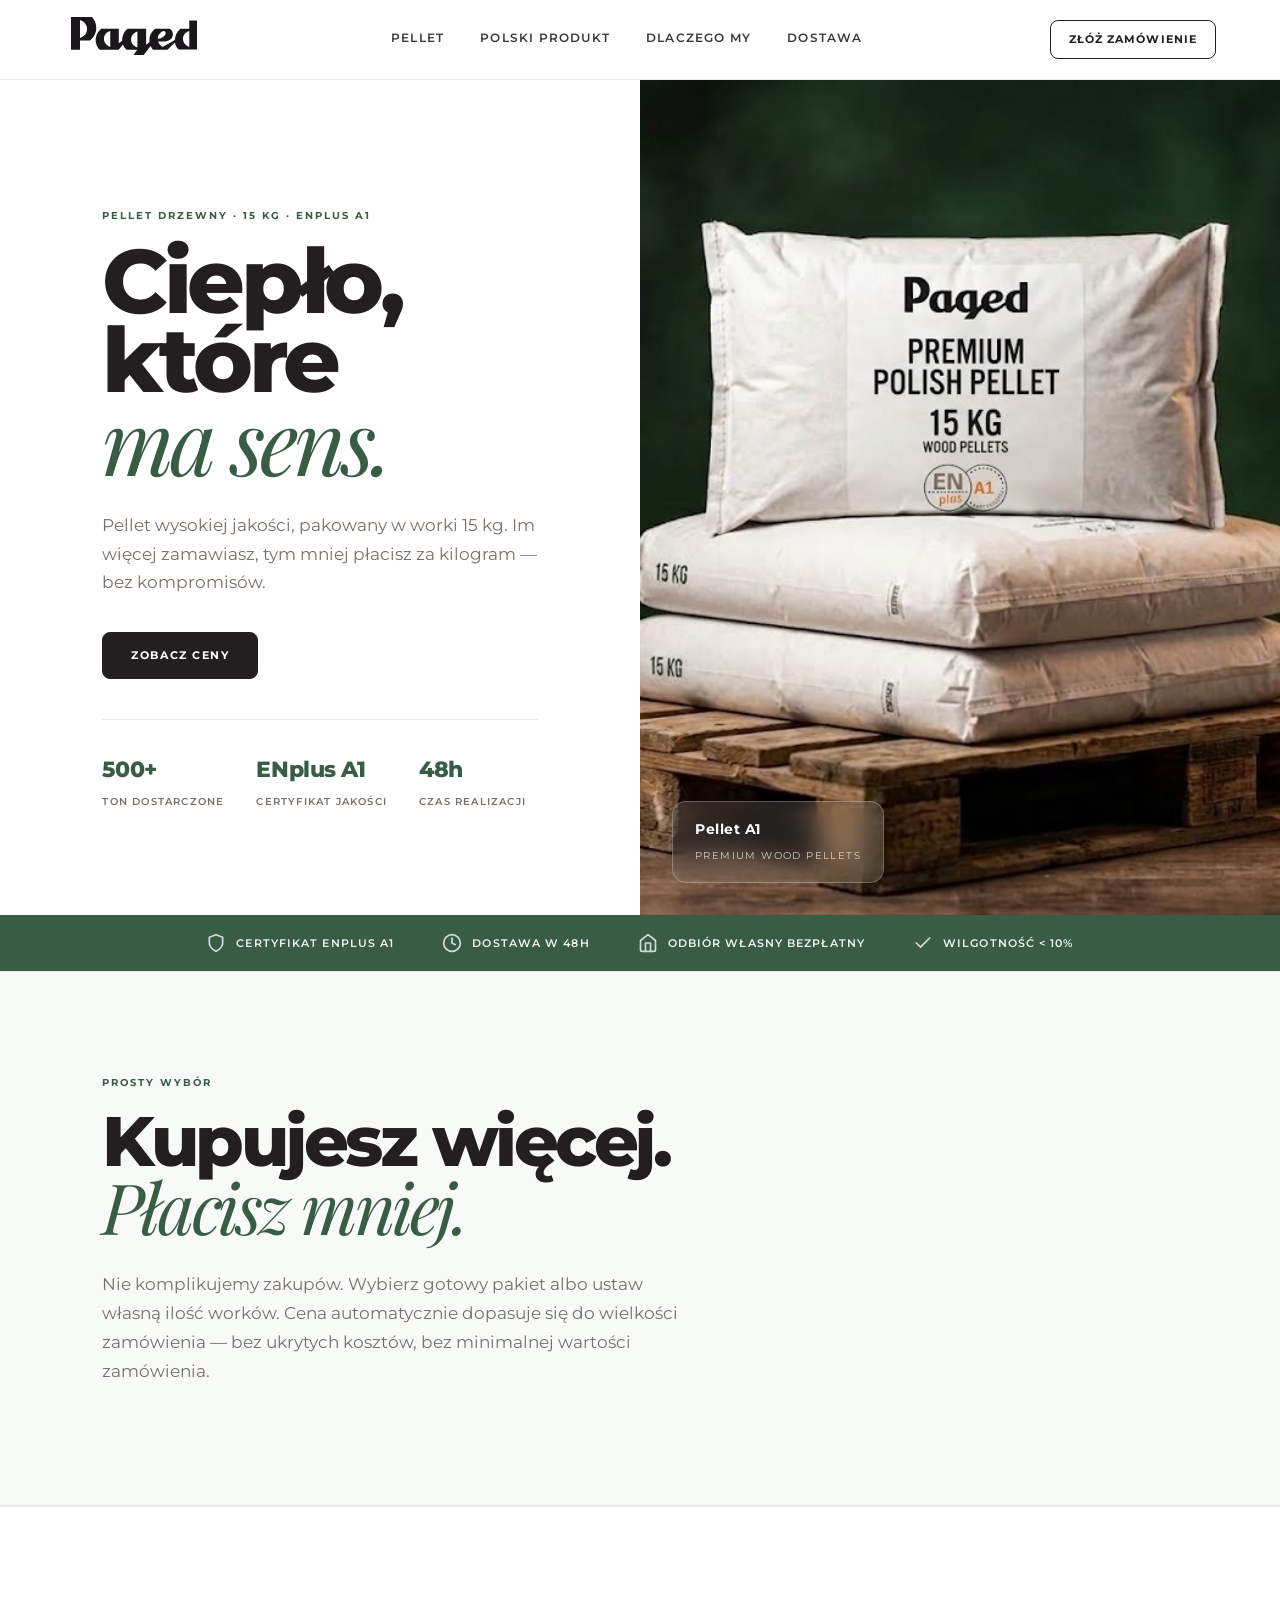
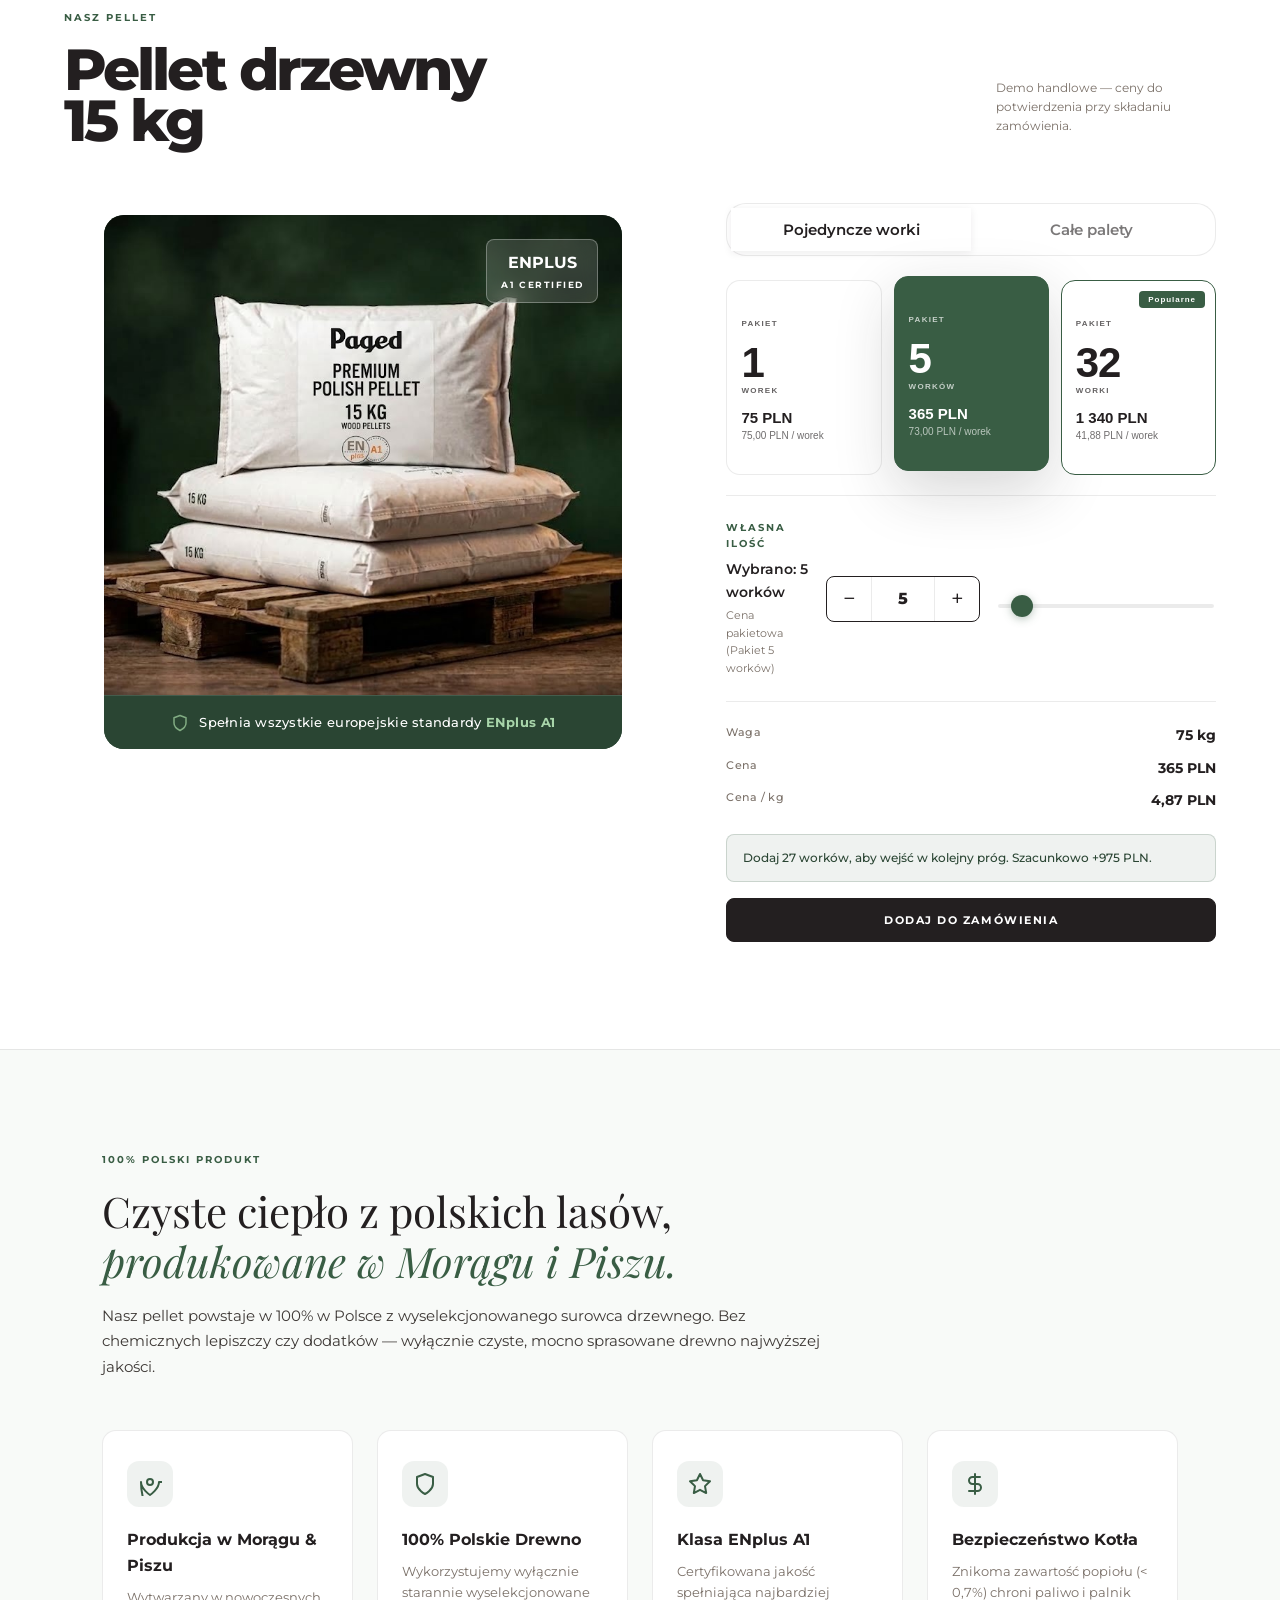
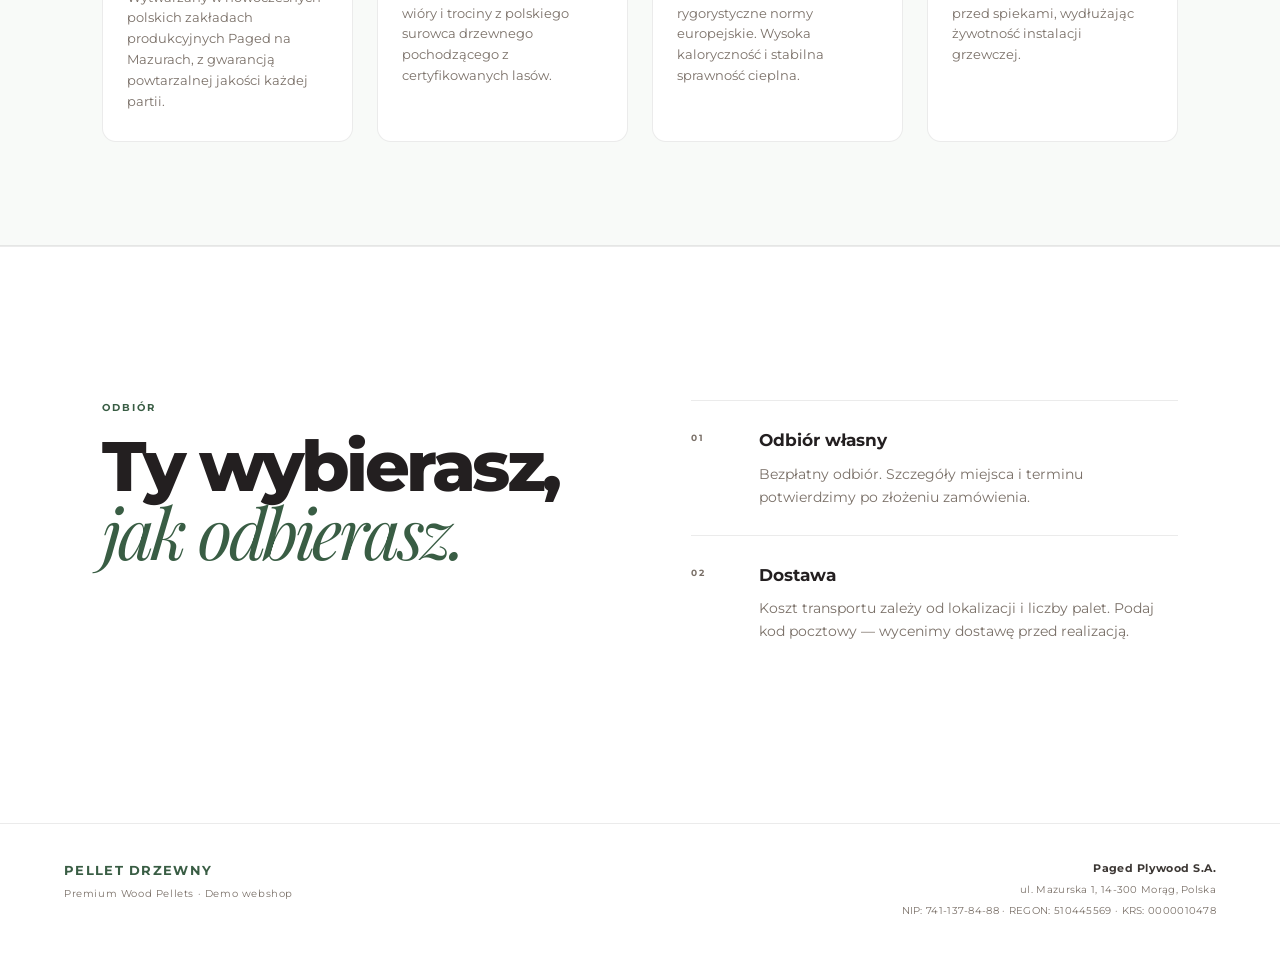
<file: index.html>
<!doctype html>
<html lang="pl">
  <head>
    <meta charset="utf-8" />
    <meta name="viewport" content="width=device-width,initial-scale=1" />
    <title>Pellet Drzewny — Sklep Internetowy | Ciepło, które ma sens</title>
    <meta
      name="description"
      content="Pellet drzewny wysokiej jakości pakowany w worki 15 kg. Zamów online — im więcej zamawiasz, tym mniej płacisz za kilogram. Odbiór własny lub dostawa."
    />
    <meta name="theme-color" content="#395d44" />
    <link rel="icon" href="/assets/logo.svg" />

    <!-- Google Fonts -->
    <link rel="preconnect" href="https://fonts.googleapis.com" />
    <link rel="preconnect" href="https://fonts.gstatic.com" crossorigin />
    <link
      rel="stylesheet"
      href="https://fonts.googleapis.com/css2?family=Montserrat:wght@300;400;500;600;700;800&family=Playfair+Display:ital@0;1&display=swap"
    />

    <link rel="stylesheet" href="/styles.css" />
  </head>

  <body>
    <!-- ── HEADER ── -->
    <header class="site-header" id="site-header">
      <a class="brand" href="#top" aria-label="Strona główna">
        <img src="/assets/logo.svg" alt="Logo" />
      </a>
      <nav aria-label="Nawigacja główna">
        <a href="#produkt">Pellet</a>
        <a href="#polski-produkt">Polski Produkt</a>
        <a href="#dlaczego">Dlaczego my</a>
        <a href="#dostawa">Dostawa</a>
      </nav>
      <a
        href="#produkt"
        class="cart-button"
        id="cartOpen"
        aria-label="Zamówienie"
      >
        Złóż zamówienie
      </a>
    </header>

    <main id="top">
      <!-- ── HERO ── -->
      <section class="hero" aria-labelledby="hero-heading">
        <div class="hero-copy">
          <p class="eyebrow">Pellet Drzewny · 15 kg · ENplus A1</p>
          <h1 id="hero-heading">Ciepło, które<br /><em>ma sens.</em></h1>
          <p class="lead">
            Pellet wysokiej jakości, pakowany w worki 15 kg. Im więcej
            zamawiasz, tym mniej płacisz za kilogram — bez kompromisów.
          </p>
          <a class="button button-dark" href="#produkt" id="hero-cta"
            >Zobacz ceny</a
          >
          <div class="hero-stats">
            <div class="hero-stat">
              <strong>500+</strong>
              <span>Ton dostarczone</span>
            </div>
            <div class="hero-stat">
              <strong>ENplus A1</strong>
              <span>Certyfikat jakości</span>
            </div>
            <div class="hero-stat">
              <strong>48h</strong>
              <span>Czas realizacji</span>
            </div>
          </div>
        </div>

        <div
          class="hero-image"
          role="img"
          aria-label="Worki pelletu drzewnego na palecie"
        >
          <img
            src="/assets/hero-pellet.jpg"
            alt="Worki pelletu drzewnego 15 kg ułożone na drewnianej palecie"
            width="900"
            height="600"
            loading="eager"
            fetchpriority="high"
          />
          <div class="hero-badge">
            <strong>Pellet A1</strong>
            <small>Premium Wood Pellets</small>
          </div>
        </div>
      </section>

      <!-- ── TRUST BAR ── -->
      <div class="trust-bar" aria-label="Nasze certyfikaty i gwarancje">
        <div class="trust-item">
          <svg
            viewBox="0 0 24 24"
            fill="none"
            stroke="currentColor"
            stroke-width="2"
            stroke-linecap="round"
            stroke-linejoin="round"
          >
            <path d="M12 22s8-4 8-10V5l-8-3-8 3v7c0 6 8 10 8 10z" />
          </svg>
          Certyfikat ENplus A1
        </div>
        <div class="trust-item">
          <svg
            viewBox="0 0 24 24"
            fill="none"
            stroke="currentColor"
            stroke-width="2"
            stroke-linecap="round"
            stroke-linejoin="round"
          >
            <circle cx="12" cy="12" r="10" />
            <path d="M12 6v6l4 2" />
          </svg>
          Dostawa w 48h
        </div>
        <div class="trust-item">
          <svg
            viewBox="0 0 24 24"
            fill="none"
            stroke="currentColor"
            stroke-width="2"
            stroke-linecap="round"
            stroke-linejoin="round"
          >
            <path d="M3 9l9-7 9 7v11a2 2 0 01-2 2H5a2 2 0 01-2-2z" />
            <polyline points="9 22 9 12 15 12 15 22" />
          </svg>
          Odbiór własny bezpłatny
        </div>
        <div class="trust-item">
          <svg
            viewBox="0 0 24 24"
            fill="none"
            stroke="currentColor"
            stroke-width="2"
            stroke-linecap="round"
            stroke-linejoin="round"
          >
            <polyline points="20 6 9 17 4 12" />
          </svg>
          Wilgotność &lt; 10%
        </div>
      </div>

      <!-- ── INTRO ── -->
      <section class="intro" id="dlaczego" aria-labelledby="intro-heading">
        <p class="eyebrow" data-animate data-delay="1">Prosty wybór</p>
        <h2 id="intro-heading" data-animate data-delay="2">
          Kupujesz więcej.<br /><em>Płacisz mniej.</em>
        </h2>
        <p data-animate data-delay="3">
          Nie komplikujemy zakupów. Wybierz gotowy pakiet albo ustaw własną
          ilość worków. Cena automatycznie dopasuje się do wielkości zamówienia
          — bez ukrytych kosztów, bez minimalnej wartości zamówienia.
        </p>
      </section>

      <!-- ── PRODUCT ── -->
      <section
        class="product-section"
        id="produkt"
        aria-labelledby="product-heading"
      >
        <div class="section-heading" data-animate>
          <div>
            <p class="eyebrow">Nasz pellet</p>
            <h2 id="product-heading">Pellet drzewny<br />15 kg</h2>
          </div>
          <p class="muted">
            Demo handlowe — ceny do potwierdzenia przy składaniu zamówienia.
          </p>
        </div>

        <div class="product-layout">
          <!-- Visual -->
          <figure class="product-visual" data-animate data-delay="1">
            <img
              src="/assets/hero-pellet.jpg"
              alt="Worki pelletu drzewnego 15 kg na palecie"
              width="900"
              height="600"
              loading="lazy"
            />
            <div class="product-cert">
              <strong>ENplus</strong>
              A1 Certified
            </div>
            <div class="product-visual-banner">
              <svg
                width="18"
                height="18"
                viewBox="0 0 24 24"
                fill="none"
                stroke="currentColor"
                stroke-width="2"
                stroke-linecap="round"
                stroke-linejoin="round"
              >
                <path d="M12 22s8-4 8-10V5l-8-3-8 3v7c0 6 8 10 8 10z" />
              </svg>
              <span
                >Spełnia wszystkie europejskie standardy
                <strong>ENplus A1</strong></span
              >
            </div>
          </figure>

          <!-- Purchase panel -->
          <div class="purchase-panel" data-animate data-delay="2">
            <!-- Mode Toggle -->
            <div
              class="mode-toggle"
              role="group"
              aria-label="Wybierz tryb zamawiania"
            >
              <button id="mode-bags" class="active" type="button">
                Pojedyncze worki
              </button>
              <button id="mode-pallets" type="button">Całe palety</button>
            </div>

            <!-- Package cards for BAGS -->
            <div
              class="package-grid active"
              id="grid-bags"
              role="group"
              aria-label="Wybierz pakiet worków"
            >
              <button
                class="package-card"
                data-qty="1"
                data-price="75"
                id="pkg-1"
                type="button"
              >
                <span>Pakiet</span>
                <strong>1</strong>
                <span>worek</span>
                <b>75 PLN</b>
                <small>75,00 PLN / worek</small>
              </button>
              <button
                class="package-card"
                data-qty="5"
                data-price="365"
                id="pkg-5"
                type="button"
              >
                <span>Pakiet</span>
                <strong>5</strong>
                <span>worków</span>
                <b>365 PLN</b>
                <small>73,00 PLN / worek</small>
              </button>
              <button
                class="package-card featured"
                data-qty="32"
                data-price="1340"
                id="pkg-32"
                type="button"
              >
                <span>Pakiet</span>
                <strong>32</strong>
                <span>worki</span>
                <b>1 340 PLN</b>
                <small>41,88 PLN / worek</small>
                <i>Popularne</i>
              </button>
            </div>

            <!-- Custom quantity -->
            <div class="quantity-box">
              <div>
                <p class="eyebrow">Własna ilość</p>
                <strong id="tierLabel">Wybierz pakiet</strong>
                <span id="tierHint"
                  >Cena zostanie obliczona automatycznie.</span
                >
              </div>
              <div class="stepper" role="group" aria-label="Ilość worków">
                <button id="minus" type="button" aria-label="Zmniejsz ilość">
                  −
                </button>
                <input
                  type="number"
                  id="qty"
                  min="1"
                  max="100"
                  value="5"
                  aria-label="Ilość worków"
                />
                <button id="plus" type="button" aria-label="Zwiększ ilość">
                  +
                </button>
              </div>
              <input
                type="range"
                id="qtySlider"
                class="qty-slider"
                min="1"
                max="100"
                value="5"
                aria-label="Suwak ilości worków"
              />
            </div>

            <div class="price-summary" aria-label="Podsumowanie ceny">
              <span>Waga</span> <strong id="weight">75 kg</strong>
              <span>Cena</span> <strong id="price">365 PLN</strong>
              <span>Cena / kg</span> <strong id="perKg">4,87 PLN</strong>
            </div>

            <!-- Saving hint -->
            <div class="saving" id="saving" aria-live="polite">
              Kup 27 worków więcej, aby wejść w kolejny próg cenowy.
            </div>

            <button
              class="button button-dark full"
              id="addToCart"
              type="button"
            >
              Dodaj do zamówienia
            </button>
          </div>
        </div>
      </section>

      <!-- ── CHECKOUT MODAL ── -->
      <dialog
        class="checkout-modal"
        id="zamowienie"
        aria-labelledby="checkout-heading"
      >
        <div class="checkout-container">
          <div class="checkout-header">
            <h2 id="checkout-heading">Podsumowanie i Zamówienie</h2>
            <button
              id="closeCheckout"
              type="button"
              aria-label="Zamknij"
              class="close-btn"
            >
              &times;
            </button>
          </div>

          <div id="cartItems" class="cart-items">
            <p class="empty">Nie wybrano pakietu. Zaznacz ilość powyżej.</p>
          </div>

          <div class="checkout-form">
            <div class="checkout-row">
              <span>Razem do zapłaty</span>
              <strong id="cartTotal">0 PLN</strong>
            </div>

            <label
              >Sposób odbioru
              <select id="fulfilment">
                <option value="pickup">Odbiór własny — bezpłatnie</option>
                <option value="delivery">
                  Dostawa — koszt transportu ustalamy indywidualnie
                </option>
              </select>
            </label>

            <label
              >Imię i nazwisko
              <input
                id="customerName"
                autocomplete="name"
                required
                placeholder="Jan Kowalski"
              />
            </label>
            <label
              >E-mail
              <input
                id="customerEmail"
                type="email"
                autocomplete="email"
                required
                placeholder="jan@kowalski.pl"
              />
            </label>
            <label
              >Telefon
              <input
                id="customerPhone"
                type="tel"
                autocomplete="tel"
                required
                placeholder="+48 600 000 000"
              />
            </label>
            <label
              >Kod pocztowy (do wyceny dostawy)
              <input
                id="postcode"
                placeholder="00-000"
                autocomplete="postal-code"
              />
            </label>
            <label
              >Uwagi do zamówienia
              <textarea
                id="notes"
                rows="3"
                placeholder="Dodatkowe informacje..."
              ></textarea>
            </label>

            <button
              class="button button-dark full"
              id="sendOrder"
              type="button"
              style="margin-top: 20px"
            >
              Wyślij zamówienie
            </button>

            <p class="legal" style="margin-top: 16px">
              Po wysłaniu otrzymasz potwierdzenie e-mail. Szczegóły dostawy i
              płatności zostaną ustalone indywidualnie przez obsługę sklepu.
            </p>
            <p id="orderStatus" class="status"></p>
          </div>
        </div>
      </dialog>

      <!-- ── POLISH PRODUCT SHOWCASE ── -->
      <section
        class="polish-product"
        id="polski-produkt"
        aria-labelledby="polish-heading"
      >
        <div class="polish-header" data-animate>
          <p class="eyebrow">100% Polski Produkt</p>
          <h2 id="polish-heading">
            Czyste ciepło z polskich lasów,<br /><em
              >produkowane w Morągu i Piszu.</em
            >
          </h2>
          <p class="lead-text">
            Nasz pellet powstaje w 100% w Polsce z wyselekcjonowanego surowca
            drzewnego. Bez chemicznych lepiszczy czy dodatków — wyłącznie
            czyste, mocno sprasowane drewno najwyższej jakości.
          </p>
        </div>

        <div class="polish-grid">
          <div class="polish-card" data-animate data-delay="1">
            <div class="polish-icon">
              <svg
                width="24"
                height="24"
                viewBox="0 0 24 24"
                fill="none"
                stroke="currentColor"
                stroke-width="2"
                stroke-linecap="round"
                stroke-linejoin="round"
              >
                <path d="M21 10c0 7-9 13-9 13s-9-6-9-13a9 9 9 0 0118 0z" />
                <circle cx="12" cy="10" r="3" />
              </svg>
            </div>
            <h3>Produkcja w Morągu & Piszu</h3>
            <p>
              Wytwarzany w nowoczesnych polskich zakładach produkcyjnych Paged
              na Mazurach, z gwarancją powtarzalnej jakości każdej partii.
            </p>
          </div>

          <div class="polish-card" data-animate data-delay="2">
            <div class="polish-icon">
              <svg
                width="24"
                height="24"
                viewBox="0 0 24 24"
                fill="none"
                stroke="currentColor"
                stroke-width="2"
                stroke-linecap="round"
                stroke-linejoin="round"
              >
                <path d="M12 22s8-4 8-10V5l-8-3-8 3v7c0 6 8 10 8 10z" />
              </svg>
            </div>
            <h3>100% Polskie Drewno</h3>
            <p>
              Wykorzystujemy wyłącznie starannie wyselekcjonowane wióry i
              trociny z polskiego surowca drzewnego pochodzącego z
              certyfikowanych lasów.
            </p>
          </div>

          <div class="polish-card" data-animate data-delay="3">
            <div class="polish-icon">
              <svg
                width="24"
                height="24"
                viewBox="0 0 24 24"
                fill="none"
                stroke="currentColor"
                stroke-width="2"
                stroke-linecap="round"
                stroke-linejoin="round"
              >
                <polygon
                  points="12 2 15.09 8.26 22 9.27 17 14.14 18.18 21.02 12 17.77 5.82 21.02 7 14.14 2 9.27 8.91 8.26 12 2"
                />
              </svg>
            </div>
            <h3>Klasa ENplus A1</h3>
            <p>
              Certyfikowana jakość spełniająca najbardziej rygorystyczne normy
              europejskie. Wysoka kaloryczność i stabilna sprawność cieplna.
            </p>
          </div>

          <div class="polish-card" data-animate data-delay="4">
            <div class="polish-icon">
              <svg
                width="24"
                height="24"
                viewBox="0 0 24 24"
                fill="none"
                stroke="currentColor"
                stroke-width="2"
                stroke-linecap="round"
                stroke-linejoin="round"
              >
                <path
                  d="M12 2v20M17 5H9.5a3.5 3.5 0 000 7h5a3.5 3.5 0 010 7H6"
                />
              </svg>
            </div>
            <h3>Bezpieczeństwo Kotła</h3>
            <p>
              Znikoma zawartość popiołu (&lt; 0,7%) chroni paliwo i palnik przed
              spiekami, wydłużając żywotność instalacji grzewczej.
            </p>
          </div>
        </div>
      </section>

      <!-- ── DELIVERY ── -->
      <section class="delivery" id="dostawa" aria-labelledby="delivery-heading">
        <div data-animate>
          <p class="eyebrow">Odbiór</p>
          <h2 id="delivery-heading">
            Ty wybierasz,<br /><em>jak odbierasz.</em>
          </h2>
        </div>
        <div class="delivery-copy" data-animate data-delay="2">
          <div>
            <span>01</span>
            <strong>Odbiór własny</strong>
            <p>
              Bezpłatny odbiór. Szczegóły miejsca i terminu potwierdzimy po
              złożeniu zamówienia.
            </p>
          </div>
          <div>
            <span>02</span>
            <strong>Dostawa</strong>
            <p>
              Koszt transportu zależy od lokalizacji i liczby palet. Podaj kod
              pocztowy — wycenimy dostawę przed realizacją.
            </p>
          </div>
        </div>
      </section>
    </main>

    <!-- ── FOOTER ── -->
    <footer>
      <div class="footer-brand">
        <strong>Pellet Drzewny</strong>
        <span>Premium Wood Pellets &middot; Demo webshop</span>
      </div>
      <address class="footer-meta">
        <strong>Paged Plywood S.A.</strong>
        <span>ul. Mazurska 1, 14-300 Mor&#x105;g, Polska</span>
        <span
          >NIP: 741-137-84-88 &middot; REGON: 510445569 &middot; KRS:
          0000010478</span
        >
      </address>
    </footer>

    <dialog id="successModal" class="success-modal">
      <div class="modal-content">
        <div class="success-icon">
          <svg
            width="48"
            height="48"
            viewBox="0 0 24 24"
            fill="none"
            stroke="currentColor"
            stroke-width="2"
            stroke-linecap="round"
            stroke-linejoin="round"
          >
            <path d="M22 11.08V12a10 10 0 1 1-5.93-9.14"></path>
            <polyline points="22 4 12 14.01 9 11.01"></polyline>
          </svg>
        </div>
        <h3>Zamówienie przyjęte</h3>
        <p>Proszę czekać, trwa przekierowanie do podsumowania...</p>
      </div>
    </dialog>

    <script src="/app.js"></script>
  </body>
</html>
</file>
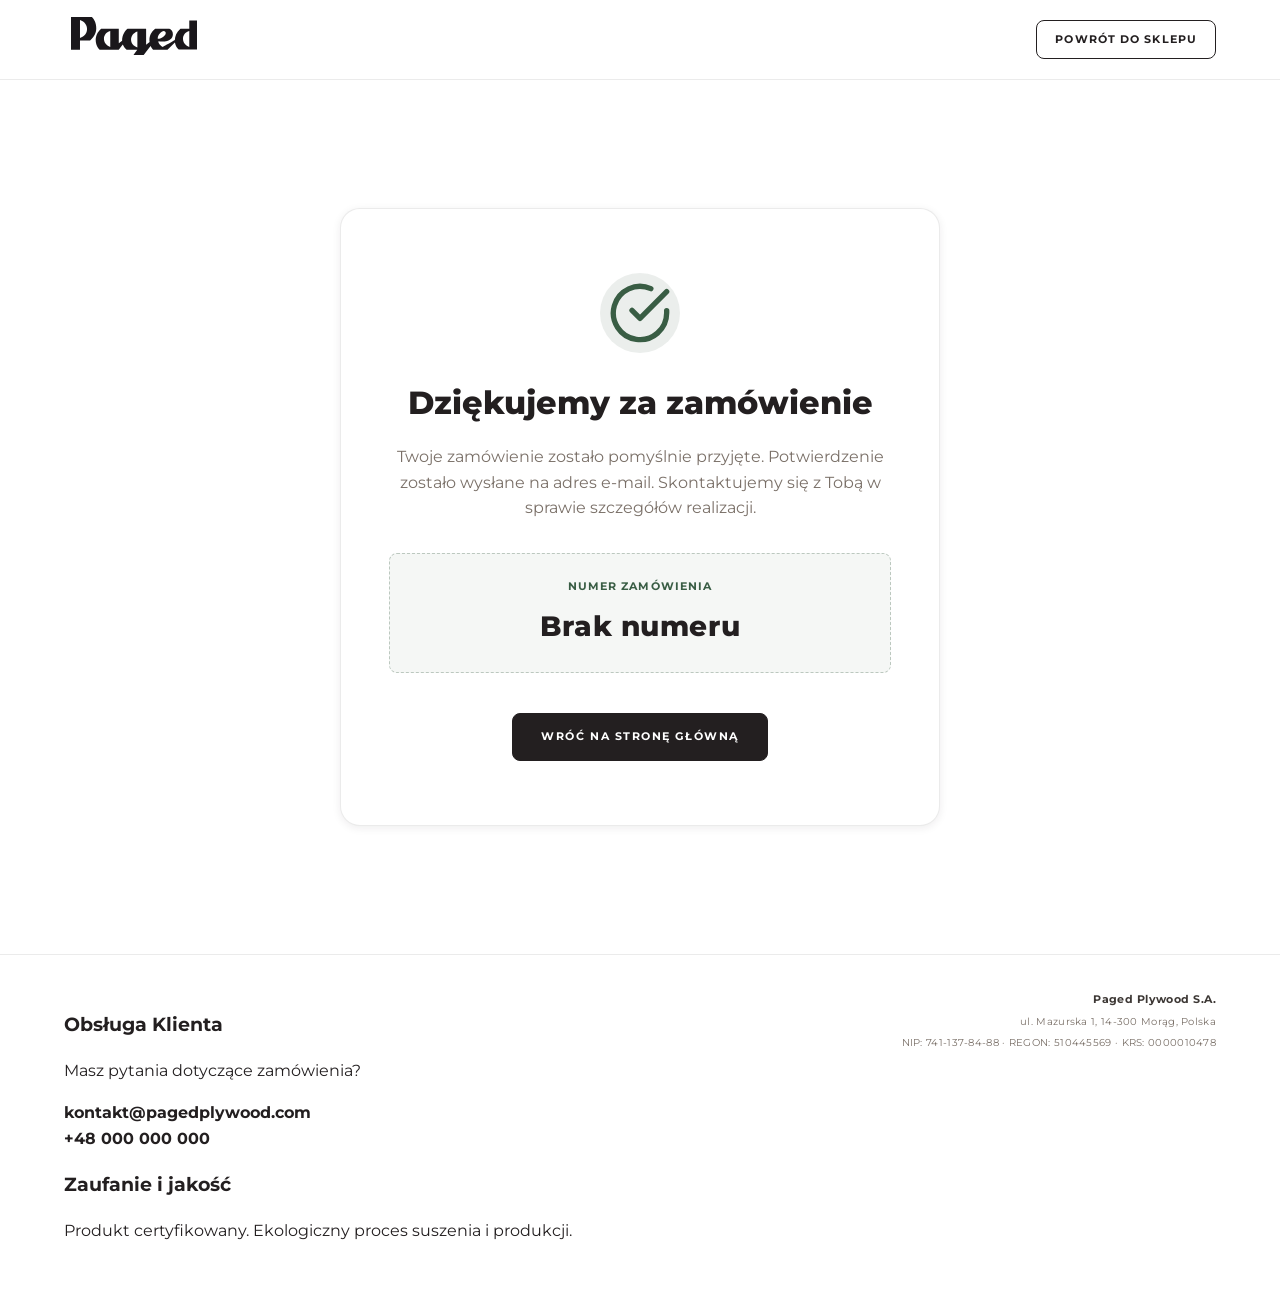
<file: potwierdzenie.html>
<!doctype html>
<html lang="pl">
  <head>
    <meta charset="utf-8" />
    <meta name="viewport" content="width=device-width,initial-scale=1" />
    <title>Potwierdzenie Zamówienia | Pellet Drzewny</title>
    <meta name="theme-color" content="#395d44" />
    <link rel="icon" href="/assets/logo.svg" />

    <link rel="preconnect" href="https://fonts.googleapis.com" />
    <link rel="preconnect" href="https://fonts.gstatic.com" crossorigin />
    <link
      rel="stylesheet"
      href="https://fonts.googleapis.com/css2?family=Montserrat:wght@300;400;500;600;700;800&family=Playfair+Display:ital@0;1&display=swap"
    />

    <link rel="stylesheet" href="/styles.css" />
    <style>
      .confirmation-page {
        min-height: calc(100vh - var(--header-h));
        display: flex;
        align-items: center;
        justify-content: center;
        padding: 10vw 5vw;
        background: var(--cream);
      }

      .confirmation-card {
        background: var(--white);
        padding: 64px 48px;
        border-radius: var(--radius-lg);
        border: 1px solid var(--border);
        box-shadow: var(--shadow-sm);
        max-width: 600px;
        width: 100%;
        text-align: center;
      }

      .confirmation-card h1 {
        font-size: 32px;
        font-weight: 800;
        color: var(--ink);
        margin: 24px 0 16px;
      }

      .confirmation-card p {
        font-size: 16px;
        color: var(--muted);
        margin: 0 0 32px;
        line-height: 1.6;
      }

      .order-number {
        background: rgba(57, 93, 68, 0.05);
        border: 1px dashed rgba(57, 93, 68, 0.3);
        padding: 24px;
        border-radius: var(--radius-sm);
        margin-bottom: 40px;
      }

      .order-number span {
        display: block;
        font-size: 11px;
        font-weight: 700;
        text-transform: uppercase;
        letter-spacing: 0.1em;
        color: var(--green);
        margin-bottom: 8px;
      }

      .order-number strong {
        font-size: 28px;
        font-weight: 800;
        color: var(--ink);
        letter-spacing: 0.02em;
      }
    </style>
  </head>

  <body>
    <header class="site-header" id="site-header">
      <a class="brand" href="/" aria-label="Strona główna">
        <img src="/assets/logo.svg" alt="Logo" />
      </a>
      <a href="/" class="cart-button">Powrót do sklepu</a>
    </header>

    <main id="top">
      <section class="confirmation-page">
        <div class="confirmation-card">
          <div class="success-icon" style="margin: 0 auto 24px">
            <svg
              width="64"
              height="64"
              viewBox="0 0 24 24"
              fill="none"
              stroke="currentColor"
              stroke-width="2"
              stroke-linecap="round"
              stroke-linejoin="round"
            >
              <path d="M22 11.08V12a10 10 0 1 1-5.93-9.14"></path>
              <polyline points="22 4 12 14.01 9 11.01"></polyline>
            </svg>
          </div>

          <h1>Dziękujemy za zamówienie</h1>
          <p>
            Twoje zamówienie zostało pomyślnie przyjęte. Potwierdzenie zostało
            wysłane na adres e-mail. Skontaktujemy się z Tobą w sprawie
            szczegółów realizacji.
          </p>

          <div class="order-number">
            <span>Numer zamówienia</span>
            <strong id="orderIdDisplay">...</strong>
          </div>

          <a href="/" class="button button-dark">Wróć na stronę główną</a>
        </div>
      </section>
    </main>

    <footer class="site-footer">
      <div class="footer-grid">
        <div class="footer-col">
          <h3>Obsługa Klienta</h3>
          <p>Masz pytania dotyczące zamówienia?</p>
          <p>
            <strong
              ><a href="mailto:kontakt@pagedplywood.com"
                >kontakt@pagedplywood.com</a
              ></strong
            ><br />
            <strong><a href="tel:+48000000000">+48 000 000 000</a></strong>
          </p>
        </div>
        <div class="footer-col">
          <h3>Zaufanie i jakość</h3>
          <p>Produkt certyfikowany. Ekologiczny proces suszenia i produkcji.</p>
        </div>
      </div>
      <address class="footer-meta">
        <strong>Paged Plywood S.A.</strong>
        <span>ul. Mazurska 1, 14-300 Morąg, Polska</span>
        <span
          >NIP: 741-137-84-88 &middot; REGON: 510445569 &middot; KRS:
          0000010478</span
        >
      </address>
    </footer>

    <script>
      document.addEventListener("DOMContentLoaded", () => {
        const params = new URLSearchParams(window.location.search);
        const orderId = params.get("order") || "Brak numeru";
        document.getElementById("orderIdDisplay").textContent = orderId;
      });
    </script>
  </body>
</html>
</file>
<file: styles.css>
/* Google Fonts */
@import url("https://fonts.googleapis.com/css2?family=Montserrat:wght@300;400;500;600;700;800&family=Playfair+Display:ital@0;1&display=swap");

/* ── Custom Properties ── */
:root {
  /* Palette */
  --green: #395d44;
  --green-dark: #2a4533;
  --green-light: #4e7a5c;
  --gold: #395d44;
  --gold-light: #4e7a5c;
  --cream: #ffffff;
  --cream-dark: #f7f7f7;
  --ink: #231f20;
  --ink-mid: #3d3835;
  --muted: #7a7068;
  --border: rgba(0, 0, 0, 0.08);
  --white: #ffffff;

  /* Typography */
  --sans: "Montserrat", Arial, sans-serif;
  --serif: "Playfair Display", Georgia, serif;

  /* Spacing */
  --header-h: 80px;

  /* Effects */
  --radius-sm: 8px;
  --radius-md: 14px;
  --radius-lg: 20px;
  --shadow-sm: 0 2px 8px rgba(35, 31, 32, 0.08);
  --shadow-md: 0 8px 32px rgba(35, 31, 32, 0.12);
  --shadow-lg: 0 20px 60px rgba(35, 31, 32, 0.18);
  --transition: 0.25s cubic-bezier(0.4, 0, 0.2, 1);
}

/* ── Reset & Base ── */
*,
*::before,
*::after {
  box-sizing: border-box;
}

html {
  scroll-behavior: smooth;
}

body {
  margin: 0;
  background: var(--cream);
  color: var(--ink);
  font-family: var(--sans);
  font-weight: 400;
  line-height: 1.6;
  -webkit-font-smoothing: antialiased;
}

a {
  color: inherit;
  text-decoration: none;
}

img {
  display: block;
  max-width: 100%;
}

/* ── Utility ── */
.eyebrow {
  font-size: 10px;
  font-weight: 700;
  letter-spacing: 0.2em;
  text-transform: uppercase;
  color: var(--gold);
  margin: 0 0 18px;
}

.button {
  display: inline-flex;
  align-items: center;
  gap: 8px;
  padding: 14px 28px;
  border: 1.5px solid transparent;
  border-radius: var(--radius-sm);
  font-family: var(--sans);
  font-size: 11px;
  font-weight: 700;
  letter-spacing: 0.14em;
  text-transform: uppercase;
  cursor: pointer;
  transition:
    background var(--transition),
    color var(--transition),
    border-color var(--transition),
    transform var(--transition),
    box-shadow var(--transition);
}

.button-dark {
  background: var(--ink);
  color: var(--cream);
  border-color: var(--ink);
}

.button-dark:hover {
  background: var(--green);
  border-color: var(--green);
  transform: translateY(-2px);
  box-shadow: var(--shadow-md);
}

.button-outline {
  background: transparent;
  color: var(--ink);
  border-color: var(--ink);
}

.button-outline:hover {
  background: var(--ink);
  color: var(--cream);
  transform: translateY(-2px);
}

.full {
  width: 100%;
  justify-content: center;
}

/* ── Scroll-entrance animations ── */
[data-animate] {
  opacity: 0;
  transform: translateY(28px);
  transition:
    opacity 0.65s ease,
    transform 0.65s ease;
}

[data-animate].is-visible {
  opacity: 1;
  transform: translateY(0);
}

[data-animate][data-delay="1"] {
  transition-delay: 0.1s;
}

[data-animate][data-delay="2"] {
  transition-delay: 0.2s;
}

[data-animate][data-delay="3"] {
  transition-delay: 0.35s;
}

[data-animate][data-delay="4"] {
  transition-delay: 0.5s;
}

/* ── Hero entrance animation ── */
@keyframes heroFade {
  from {
    opacity: 0;
    transform: translateY(22px);
  }

  to {
    opacity: 1;
    transform: translateY(0);
  }
}

.hero-copy > * {
  animation: heroFade 0.8s ease both;
}

.hero-copy > *:nth-child(1) {
  animation-delay: 0.1s;
}

.hero-copy > *:nth-child(2) {
  animation-delay: 0.25s;
}

.hero-copy > *:nth-child(3) {
  animation-delay: 0.4s;
}

.hero-copy > *:nth-child(4) {
  animation-delay: 0.55s;
}

.hero-copy > *:nth-child(5) {
  animation-delay: 0.7s;
}

/* ── HEADER ── */
.site-header {
  height: var(--header-h);
  padding: 0 5vw;
  display: flex;
  align-items: center;
  justify-content: space-between;
  border-bottom: 1px solid var(--border);
  position: sticky;
  top: 0;
  background: rgba(255, 255, 255, 0.92);
  backdrop-filter: blur(16px);
  -webkit-backdrop-filter: blur(16px);
  z-index: 100;
  transition:
    background var(--transition),
    box-shadow var(--transition),
    height var(--transition);
}

.site-header.scrolled {
  background: rgba(255, 255, 255, 0.97);
  box-shadow: var(--shadow-sm);
  height: 66px;
}

.brand img {
  width: 140px;
  max-height: 46px;
  object-fit: contain;
  transition: opacity var(--transition);
}

.brand:hover img {
  opacity: 0.75;
}

.site-header nav {
  display: flex;
  gap: 36px;
  font-size: 12px;
  font-weight: 600;
  text-transform: uppercase;
  letter-spacing: 0.1em;
}

.site-header nav a {
  position: relative;
  padding-bottom: 3px;
  color: var(--ink-mid);
  transition: color var(--transition);
}

.site-header nav a::after {
  content: "";
  position: absolute;
  bottom: 0;
  left: 0;
  width: 0;
  height: 1.5px;
  background: var(--green);
  transition: width var(--transition);
}

.site-header nav a:hover {
  color: var(--green);
}

.site-header nav a:hover::after {
  width: 100%;
}

.cart-button {
  display: flex;
  align-items: center;
  gap: 10px;
  border: 1.5px solid var(--ink);
  background: none;
  padding: 10px 18px;
  border-radius: var(--radius-sm);
  font-family: var(--sans);
  font-size: 11px;
  font-weight: 700;
  text-transform: uppercase;
  letter-spacing: 0.1em;
  cursor: pointer;
  transition:
    background var(--transition),
    color var(--transition),
    border-color var(--transition),
    transform var(--transition);
}

.cart-button:hover {
  background: var(--ink);
  color: var(--cream);
  transform: translateY(-1px);
}

.cart-button span {
  display: inline-flex;
  align-items: center;
  justify-content: center;
  width: 20px;
  height: 20px;
  background: var(--green);
  color: var(--white);
  border-radius: 50%;
  font-size: 10px;
  font-weight: 700;
}

/* ── HERO ── */
.hero {
  min-height: calc(100vh - var(--header-h));
  display: grid;
  grid-template-columns: 1fr 1fr;
  overflow: hidden;
}

.hero-copy {
  padding: 10vw 8vw 8vw;
  display: flex;
  flex-direction: column;
  align-items: flex-start;
  justify-content: center;
}

.hero h1 {
  font-size: clamp(52px, 7vw, 110px);
  line-height: 0.88;
  letter-spacing: -0.05em;
  font-weight: 800;
  margin: 0 0 28px;
  color: var(--ink);
}

.hero h1 em {
  font-family: var(--serif);
  font-weight: 400;
  font-style: italic;
  color: var(--green);
}

.lead {
  max-width: 460px;
  font-size: 17px;
  line-height: 1.65;
  color: var(--muted);
  font-weight: 400;
  margin: 0 0 36px;
}

.hero-stats {
  display: flex;
  gap: 32px;
  margin-top: 40px;
  padding-top: 32px;
  border-top: 1px solid var(--border);
  width: 100%;
}

.hero-stat strong {
  display: block;
  font-size: 22px;
  font-weight: 800;
  color: var(--green);
  letter-spacing: -0.02em;
}

.hero-stat span {
  font-size: 10px;
  font-weight: 600;
  text-transform: uppercase;
  letter-spacing: 0.12em;
  color: var(--muted);
}

.hero-image {
  position: relative;
  min-height: 580px;
  overflow: hidden;
  background: var(--green-dark);
}

.hero-image img {
  width: 100%;
  height: 100%;
  object-fit: cover;
  object-position: center;
  transition: transform 0.8s ease;
}

.hero-image:hover img {
  transform: scale(1.03);
}

.hero-badge {
  position: absolute;
  bottom: 32px;
  left: 32px;
  background: rgba(255, 255, 255, 0.12);
  backdrop-filter: blur(12px);
  border: 1px solid rgba(255, 255, 255, 0.25);
  border-radius: var(--radius-md);
  padding: 16px 22px;
  color: var(--white);
}

.hero-badge strong {
  display: block;
  font-size: 14px;
  font-weight: 700;
  letter-spacing: 0.04em;
}

.hero-badge small {
  font-size: 10px;
  letter-spacing: 0.14em;
  text-transform: uppercase;
  opacity: 0.75;
}

/* ── TRUST BAR ── */
.trust-bar {
  background: var(--green);
  color: var(--white);
  padding: 18px 5vw;
  display: flex;
  align-items: center;
  justify-content: center;
  gap: 48px;
  flex-wrap: wrap;
}

.trust-item {
  display: flex;
  align-items: center;
  gap: 10px;
  font-size: 11px;
  font-weight: 600;
  letter-spacing: 0.1em;
  text-transform: uppercase;
  opacity: 0.92;
}

.trust-item svg {
  width: 20px;
  height: 20px;
  flex-shrink: 0;
  opacity: 0.85;
}

/* ── INTRO ── */
.intro {
  padding: 8vw 8vw;
  background: #f8faf8;
  border-top: 1px solid var(--border);
  border-bottom: 1px solid var(--border);
}

.intro h2,
.delivery h2 {
  font-size: clamp(42px, 5.5vw, 82px);
  line-height: 0.92;
  letter-spacing: -0.05em;
  font-weight: 800;
  margin: 0 0 28px;
}

.intro h2 em,
.delivery h2 em {
  font-family: var(--serif);
  font-weight: 400;
  font-style: italic;
  color: var(--green);
}

.intro > p:last-child {
  max-width: 600px;
  font-size: 17px;
  line-height: 1.7;
  color: var(--muted);
}

/* ── PRODUCT SECTION ── */
.product-section {
  padding: 8vw 5vw;
  border-top: 1px solid var(--border);
}

.section-heading {
  display: flex;
  justify-content: space-between;
  align-items: flex-end;
  margin-bottom: 52px;
}

.section-heading h2 {
  font-size: clamp(38px, 4.5vw, 70px);
  line-height: 0.9;
  font-weight: 800;
  letter-spacing: -0.05em;
  margin: 0;
}

.muted {
  color: var(--muted);
  font-size: 12px;
  max-width: 220px;
  line-height: 1.6;
}

.product-layout {
  display: grid;
  grid-template-columns: 1.1fr 0.9fr;
  gap: 5vw;
  align-items: start;
}

/* Product visual */
.product-visual {
  border-radius: var(--radius-lg);
  overflow: hidden;
  position: relative;
  background: var(--green-dark);
  display: flex;
  flex-direction: column;
}

.product-visual img {
  width: 100%;
  height: 480px;
  object-fit: cover;
  object-position: center;
  transition: transform 0.6s ease;
}

.product-visual:hover img {
  transform: scale(1.03);
}

.product-visual-banner {
  background: var(--green-dark);
  color: var(--white);
  padding: 16px 20px;
  display: flex;
  align-items: center;
  justify-content: center;
  gap: 10px;
  font-size: 13px;
  font-weight: 500;
  border-top: 1px solid rgba(255, 255, 255, 0.12);
  letter-spacing: 0.02em;
  text-align: center;
}

.product-visual-banner svg {
  flex-shrink: 0;
  color: #80ab82;
}

.product-visual-banner strong {
  color: #a8d5aa;
  font-weight: 700;
}

.product-cert {
  position: absolute;
  top: 24px;
  right: 24px;
  background: rgba(255, 255, 255, 0.14);
  backdrop-filter: blur(10px);
  border: 1px solid rgba(255, 255, 255, 0.3);
  border-radius: var(--radius-sm);
  padding: 10px 14px;
  color: var(--white);
  font-size: 9px;
  font-weight: 700;
  letter-spacing: 0.16em;
  text-transform: uppercase;
  text-align: center;
}

.product-cert strong {
  display: block;
  font-size: 16px;
  letter-spacing: 0;
  margin-bottom: 2px;
}

/* Purchase panel */
.purchase-panel {
  padding: 4px 0;
}

/* Mode toggle */
.mode-toggle {
  display: flex;
  background: var(--cream);
  padding: 4px;
  border-radius: var(--radius-lg);
  margin-bottom: 24px;
  border: 1px solid var(--border);
}

.mode-toggle button {
  flex: 1;
  padding: 12px 24px;
  border: none;
  background: transparent;
  border-radius: var(--radius);
  font-family: inherit;
  font-weight: 600;
  font-size: 15px;
  color: var(--ink);
  cursor: pointer;
  transition: all var(--transition);
  opacity: 0.6;
}

.mode-toggle button.active {
  background: var(--white);
  box-shadow: var(--shadow-sm);
  opacity: 1;
}

.mode-toggle button:hover:not(.active) {
  opacity: 0.8;
}

.package-grid {
  display: none;
  grid-template-columns: repeat(3, 1fr);
  gap: 12px;
  margin-bottom: 0;
}

.package-grid.active {
  display: grid;
}

.package-card {
  position: relative;
  background: var(--white);
  border: 1.5px solid var(--border);
  border-radius: var(--radius-md);
  padding: 22px 14px 18px;
  text-align: left;
  cursor: pointer;
  color: var(--ink);
  min-height: 195px;
  transition:
    border-color var(--transition),
    box-shadow var(--transition),
    transform var(--transition),
    background var(--transition);
  overflow: hidden;
}

.package-card::before {
  content: "";
  position: absolute;
  inset: 0;
  background: var(--green);
  opacity: 0;
  transition: opacity var(--transition);
  border-radius: calc(var(--radius-md) - 1px);
}

.package-card:hover {
  border-color: var(--green);
  box-shadow: var(--shadow-md);
  transform: translateY(-4px);
}

.package-card.active,
.package-card.active:hover {
  border-color: var(--green);
  background: var(--green);
  color: var(--white);
  box-shadow: var(--shadow-lg);
  transform: translateY(-4px);
}

.package-card.featured {
  border-color: var(--green);
}

.package-card i {
  position: absolute;
  top: 10px;
  right: 10px;
  background: var(--green);
  color: var(--white);
  font-size: 8px;
  font-style: normal;
  font-weight: 700;
  letter-spacing: 0.12em;
  padding: 4px 9px;
  border-radius: 4px;
}

.package-card.active i {
  background: rgba(255, 255, 255, 0.25);
}

.package-card span {
  display: block;
  font-size: 8px;
  letter-spacing: 0.16em;
  font-weight: 700;
  text-transform: uppercase;
  opacity: 0.7;
}

.package-card strong {
  display: block;
  font-size: 42px;
  line-height: 1;
  font-weight: 800;
  margin: 14px 0 2px;
  letter-spacing: -0.03em;
}

.package-card b {
  display: block;
  margin-top: 14px;
  font-size: 15px;
  font-weight: 700;
}

.package-card small {
  font-size: 10px;
  display: block;
  margin-top: 4px;
  opacity: 0.65;
}

/* Quantity box */
.quantity-box {
  border-top: 1px solid var(--border);
  border-bottom: 1px solid var(--border);
  padding: 24px 0;
  margin-top: 20px;
  display: flex;
  justify-content: space-between;
  align-items: center;
  gap: 16px;
}

.quantity-box .eyebrow {
  margin: 0 0 6px;
}

.quantity-box strong {
  display: block;
  font-size: 14px;
  font-weight: 600;
}

.quantity-box > div:first-child span {
  display: block;
  color: var(--muted);
  font-size: 11px;
  margin-top: 4px;
}

.stepper {
  display: flex;
  align-items: center;
  border: 1.5px solid var(--ink);
  border-radius: var(--radius-sm);
  overflow: hidden;
  flex-shrink: 0;
}

.stepper button {
  width: 44px;
  height: 44px;
  border: 0;
  background: none;
  font-size: 22px;
  cursor: pointer;
  font-family: var(--sans);
  color: var(--ink);
  transition:
    background var(--transition),
    color var(--transition);
}

.stepper button:hover {
  background: var(--ink);
  color: var(--cream);
}

.stepper input[type="number"] {
  width: 64px;
  text-align: center;
  font-weight: 800;
  font-size: 16px;
  border: 0;
  border-left: 1.5px solid var(--border);
  border-right: 1.5px solid var(--border);
  background: transparent;
  color: var(--ink);
  font-family: var(--sans);
  padding: 0;
  height: 44px;
  -moz-appearance: textfield;
  outline: none;
}

.stepper input[type="number"]::-webkit-outer-spin-button,
.stepper input[type="number"]::-webkit-inner-spin-button {
  -webkit-appearance: none;
  margin: 0;
}

/* ── Quantity slider ── */
.qty-slider {
  width: 100%;
  margin-top: 16px;
  -webkit-appearance: none;
  appearance: none;
  height: 4px;
  border-radius: 2px;
  background: var(--border);
  outline: none;
  cursor: pointer;
  transition: background var(--transition);
}

.qty-slider::-webkit-slider-thumb {
  -webkit-appearance: none;
  appearance: none;
  width: 22px;
  height: 22px;
  border-radius: 50%;
  background: var(--green);
  cursor: pointer;
  box-shadow: 0 2px 8px rgba(57, 93, 68, 0.35);
  transition:
    transform var(--transition),
    box-shadow var(--transition);
}

.qty-slider::-webkit-slider-thumb:hover {
  transform: scale(1.2);
  box-shadow: 0 4px 14px rgba(57, 93, 68, 0.45);
}

.qty-slider::-moz-range-thumb {
  width: 22px;
  height: 22px;
  border-radius: 50%;
  background: var(--green);
  cursor: pointer;
  border: none;
  box-shadow: 0 2px 8px rgba(57, 93, 68, 0.35);
}

/* Saving — highlight variant near pallet threshold */
.saving.saving--hot {
  background: rgba(57, 93, 68, 0.1);
  border-color: rgba(57, 93, 68, 0.35);
  color: var(--green-dark);
  font-weight: 600;
}

/* Price summary */
.price-summary {
  display: grid;
  grid-template-columns: 1fr 1fr;
  gap: 10px 16px;
  padding: 22px 0;
}

.price-summary span {
  font-size: 11px;
  color: var(--muted);
  font-weight: 500;
  letter-spacing: 0.04em;
}

.price-summary strong {
  text-align: right;
  font-weight: 700;
  font-size: 14px;
}

.saving {
  font-size: 12px;
  line-height: 1.55;
  padding: 14px 16px;
  background: rgba(57, 93, 68, 0.08);
  border: 1px solid rgba(57, 93, 68, 0.2);
  border-radius: var(--radius-sm);
  color: var(--green-dark);
  margin-bottom: 16px;
  font-weight: 500;
}

/* ── DELIVERY ── */
.delivery {
  padding: 12vw 8vw;
  display: grid;
  grid-template-columns: 1fr 1fr;
  gap: 8vw;
  border-top: 1px solid var(--border);
}

.delivery-copy > div {
  border-top: 1px solid var(--border);
  padding: 26px 0;
  display: grid;
  grid-template-columns: 52px 1fr;
  gap: 0 16px;
  align-items: start;
  transition: opacity var(--transition);
}

.delivery-copy > div:hover {
  opacity: 0.8;
}

.delivery-copy span {
  font-size: 9px;
  color: var(--muted);
  font-weight: 700;
  letter-spacing: 0.16em;
  padding-top: 4px;
}

.delivery-copy strong {
  font-size: 17px;
  font-weight: 700;
}

.delivery-copy p {
  grid-column: 2;
  margin: 8px 0 0;
  max-width: 440px;
  color: var(--muted);
  line-height: 1.65;
  font-size: 14px;
}

/* ── FOOTER ── */
footer {
  padding: 36px 5vw;
  border-top: 1px solid var(--border);
  display: flex;
  justify-content: space-between;
  align-items: flex-start;
  gap: 24px;
  flex-wrap: wrap;
}

.footer-brand {
  display: flex;
  flex-direction: column;
  gap: 5px;
}

.footer-brand strong {
  font-size: 13px;
  font-weight: 700;
  letter-spacing: 0.1em;
  text-transform: uppercase;
  color: var(--green);
}

.footer-brand span {
  font-size: 10px;
  color: var(--muted);
  letter-spacing: 0.06em;
}

.footer-meta {
  font-style: normal;
  display: flex;
  flex-direction: column;
  gap: 5px;
  text-align: right;
}

.footer-meta strong {
  font-size: 11px;
  font-weight: 700;
  color: var(--ink-mid);
  letter-spacing: 0.04em;
}

.footer-meta span {
  font-size: 10px;
  color: var(--muted);
  letter-spacing: 0.03em;
}

/* ── CHECKOUT MODAL ── */
.checkout-modal {
  border: none;
  border-radius: var(--radius-lg);
  padding: 0;
  box-shadow: var(--shadow-lg);
  background: transparent;
  max-width: 90vw;
  width: 680px;
}

.checkout-modal::backdrop {
  background: rgba(35, 31, 32, 0.6);
  backdrop-filter: blur(5px);
}

.checkout-container {
  background: var(--white);
  padding: 48px;
  border-radius: var(--radius-lg);
}

.checkout-header {
  display: flex;
  justify-content: space-between;
  align-items: center;
  margin-bottom: 24px;
}

.checkout-header h2 {
  font-size: 28px;
  margin: 0;
  font-weight: 800;
  color: var(--ink);
}

.close-btn {
  background: var(--cream-dark);
  border: none;
  border-radius: 50%;
  width: 40px;
  height: 40px;
  font-size: 24px;
  cursor: pointer;
  display: flex;
  align-items: center;
  justify-content: center;
  color: var(--ink);
  transition: background var(--transition);
}

.close-btn:hover {
  background: var(--ink);
  color: var(--white);
}

.checkout-form label {
  display: flex;
  flex-direction: column;
  gap: 8px;
  font-size: 11px;
  font-weight: 700;
  text-transform: uppercase;
  letter-spacing: 0.08em;
  color: var(--muted);
  margin-bottom: 20px;
}

.checkout-form input,
.checkout-form select,
.checkout-form textarea {
  font-family: var(--sans);
  font-size: 15px;
  padding: 14px 16px;
  border: 1px solid var(--border);
  border-radius: var(--radius-sm);
  background: var(--cream);
  color: var(--ink);
  transition:
    border-color var(--transition),
    box-shadow var(--transition);
}

.checkout-form input:focus,
.checkout-form select:focus,
.checkout-form textarea:focus {
  outline: none;
  border-color: var(--green);
  box-shadow: 0 0 0 3px rgba(57, 93, 68, 0.1);
}

.checkout-form input.error,
.checkout-form select.error,
.checkout-form textarea.error {
  border-color: #d93838;
  box-shadow: 0 0 0 3px rgba(217, 56, 56, 0.1);
}

.checkout-row {
  display: flex;
  justify-content: space-between;
  align-items: center;
  padding-bottom: 24px;
  margin-bottom: 24px;
  border-bottom: 1px solid var(--border);
  font-size: 18px;
  font-weight: 600;
}

.checkout-row strong {
  font-size: 24px;
  color: var(--green);
}

.legal {
  font-size: 12px;
  color: var(--muted);
  line-height: 1.5;
  text-align: center;
}

/* ── SUCCESS MODAL ── */
.success-modal {
  border: none;
  border-radius: var(--radius-lg);
  padding: 0;
  box-shadow: var(--shadow-lg);
  background: transparent;
}

.success-modal::backdrop {
  background: rgba(255, 255, 255, 0.85);
  backdrop-filter: blur(8px);
}

.modal-content {
  background: var(--white);
  padding: 48px;
  border-radius: var(--radius-lg);
  text-align: center;
  max-width: 400px;
  border: 1px solid var(--border);
}

.success-icon {
  width: 80px;
  height: 80px;
  background: rgba(57, 93, 68, 0.1);
  color: var(--green);
  border-radius: 50%;
  display: flex;
  align-items: center;
  justify-content: center;
  margin: 0 auto 24px;
}

.modal-content h3 {
  font-size: 24px;
  font-weight: 800;
  margin: 0 0 12px;
  color: var(--ink);
}

.modal-content p {
  color: var(--muted);
  margin: 0;
  line-height: 1.6;
}

.cart-items {
  padding: 24px 28px;
}

.empty {
  color: var(--muted);
  font-size: 14px;
}

.cart-line {
  display: flex;
  justify-content: space-between;
  gap: 20px;
  padding: 16px 0;
  border-bottom: 1px solid var(--border);
  font-size: 14px;
  align-items: flex-start;
}

.cart-line small {
  display: block;
  color: var(--muted);
  margin-top: 4px;
  font-size: 12px;
}

.cart-line button {
  border: 0;
  background: none;
  font-size: 11px;
  color: var(--muted);
  text-decoration: underline;
  cursor: pointer;
  font-family: var(--sans);
  margin-top: 6px;
  padding: 0;
  display: block;
  transition: color var(--transition);
}

.cart-line button:hover {
  color: var(--ink);
}

.checkout {
  padding: 24px 28px;
}

.checkout-row {
  display: flex;
  justify-content: space-between;
  align-items: center;
  padding: 0 0 24px;
  font-size: 15px;
  font-weight: 500;
}

.checkout-row strong {
  font-size: 18px;
  font-weight: 700;
}

.checkout label {
  display: block;
  font-size: 10px;
  font-weight: 700;
  text-transform: uppercase;
  letter-spacing: 0.1em;
  color: var(--muted);
  margin: 18px 0 0;
}

.checkout input,
.checkout select,
.checkout textarea {
  width: 100%;
  margin-top: 7px;
  border: 1.5px solid var(--border);
  border-radius: var(--radius-sm);
  background: var(--cream);
  padding: 12px 14px;
  font: 400 13px/1.5 var(--sans);
  color: var(--ink);
  transition: border-color var(--transition);
  outline: none;
}

.checkout input:focus,
.checkout select:focus,
.checkout textarea:focus {
  border-color: var(--green);
  background: var(--white);
}

.checkout input.error,
.checkout select.error,
.checkout textarea.error {
  border-color: #d32f2f;
  background: #fffafa;
}

.legal,
.status {
  font-size: 10px;
  color: var(--muted);
  line-height: 1.6;
  font-weight: 500;
}

.status {
  margin-top: 16px;
}

.status.error {
  color: #d32f2f;
}

/* ── SCRIM ── */

/* ── POLISH PRODUCT SHOWCASE ── */
.polish-product {
  padding: 8vw 8vw;
  background: #f8faf8;
  border-top: 1px solid var(--border);
  border-bottom: 1px solid var(--border);
}

.polish-header {
  max-width: 720px;
  margin-bottom: 4vw;
}

.polish-header h2 {
  font-family: var(--serif);
  font-size: clamp(28px, 3.5vw, 42px);
  line-height: 1.2;
  margin: 10px 0 16px;
  font-weight: 400;
}

.polish-header h2 em {
  font-style: italic;
  color: var(--green);
}

.polish-header .lead-text {
  font-size: 15px;
  color: var(--ink-mid);
  line-height: 1.7;
}

.polish-grid {
  display: grid;
  grid-template-columns: repeat(auto-fit, minmax(240px, 1fr));
  gap: 24px;
}

/* ── MODE TOGGLE ── */
.mode-toggle {
  display: flex;
  background: var(--cream);
  padding: 4px;
  border-radius: var(--radius-lg);
  margin-bottom: 24px;
  border: 1px solid var(--border);
}

.mode-toggle button {
  flex: 1;
  padding: 12px 24px;
  border: none;
  background: transparent;
  border-radius: var(--radius);
  font-family: inherit;
  font-weight: 600;
  font-size: 15px;
  color: var(--ink);
  cursor: pointer;
  transition: all var(--transition);
  opacity: 0.6;
}

.mode-toggle button.active {
  background: var(--white);
  box-shadow: var(--shadow-sm);
  opacity: 1;
}

.mode-toggle button:hover:not(.active) {
  opacity: 0.8;
}

.package-grid {
  display: none;
}

.package-grid.active {
  display: grid;
}

/* ── QUANTITY SELECTOR ── */

.polish-card {
  background: var(--white);
  border: 1px solid var(--border);
  border-radius: var(--radius-md);
  padding: 30px 24px;
  transition:
    transform var(--transition),
    box-shadow var(--transition),
    border-color var(--transition);
}

.polish-card:hover {
  transform: translateY(-4px);
  box-shadow: var(--shadow-md);
  border-color: rgba(57, 93, 68, 0.3);
}

.polish-icon {
  width: 46px;
  height: 46px;
  border-radius: 12px;
  background: rgba(57, 93, 68, 0.08);
  color: var(--green);
  display: flex;
  align-items: center;
  justify-content: center;
  margin-bottom: 20px;
}

.polish-card h3 {
  font-size: 16px;
  font-weight: 700;
  margin: 0 0 8px;
  color: var(--ink);
}

.polish-card p {
  font-size: 13px;
  color: var(--muted);
  line-height: 1.6;
  margin: 0;
}

/* ── RESPONSIVE ── */
@media (max-width: 900px) {
  .site-header {
    padding: 0 24px;
    height: 68px;
  }

  .site-header nav {
    display: none;
  }

  .brand img {
    width: 120px;
  }

  .cart-button {
    padding: 9px 14px;
  }

  .hero {
    grid-template-columns: 1fr;
  }

  .hero-copy {
    min-height: 60vh;
    padding: 72px 28px 56px;
  }

  .hero-image {
    min-height: 52vh;
  }

  .hero-stats {
    gap: 24px;
  }

  .trust-bar {
    gap: 24px;
    padding: 16px 24px;
  }

  .intro {
    padding: 80px 28px 70px;
  }

  .product-section {
    padding: 72px 24px;
  }

  .section-heading {
    display: block;
  }

  .muted {
    margin-top: 14px;
  }

  .product-layout {
    grid-template-columns: 1fr;
  }

  .product-visual {
    min-height: 420px;
  }

  .package-grid {
    grid-template-columns: 1fr;
  }

  .package-card {
    min-height: auto;
  }

  .package-card strong {
    font-size: 36px;
  }

  .delivery {
    grid-template-columns: 1fr;
    padding: 72px 28px;
  }

  footer {
    flex-direction: column;
    align-items: flex-start;
  }

  footer .footer-meta {
    text-align: left;
  }

  .drawer {
    width: 100%;
  }
}

@media (max-width: 480px) {
  .hero h1 {
    font-size: 48px;
  }

  .trust-bar {
    flex-direction: column;
    gap: 16px;
    align-items: flex-start;
  }

  .hero-stats {
    flex-direction: column;
    gap: 16px;
  }
}
</file>
